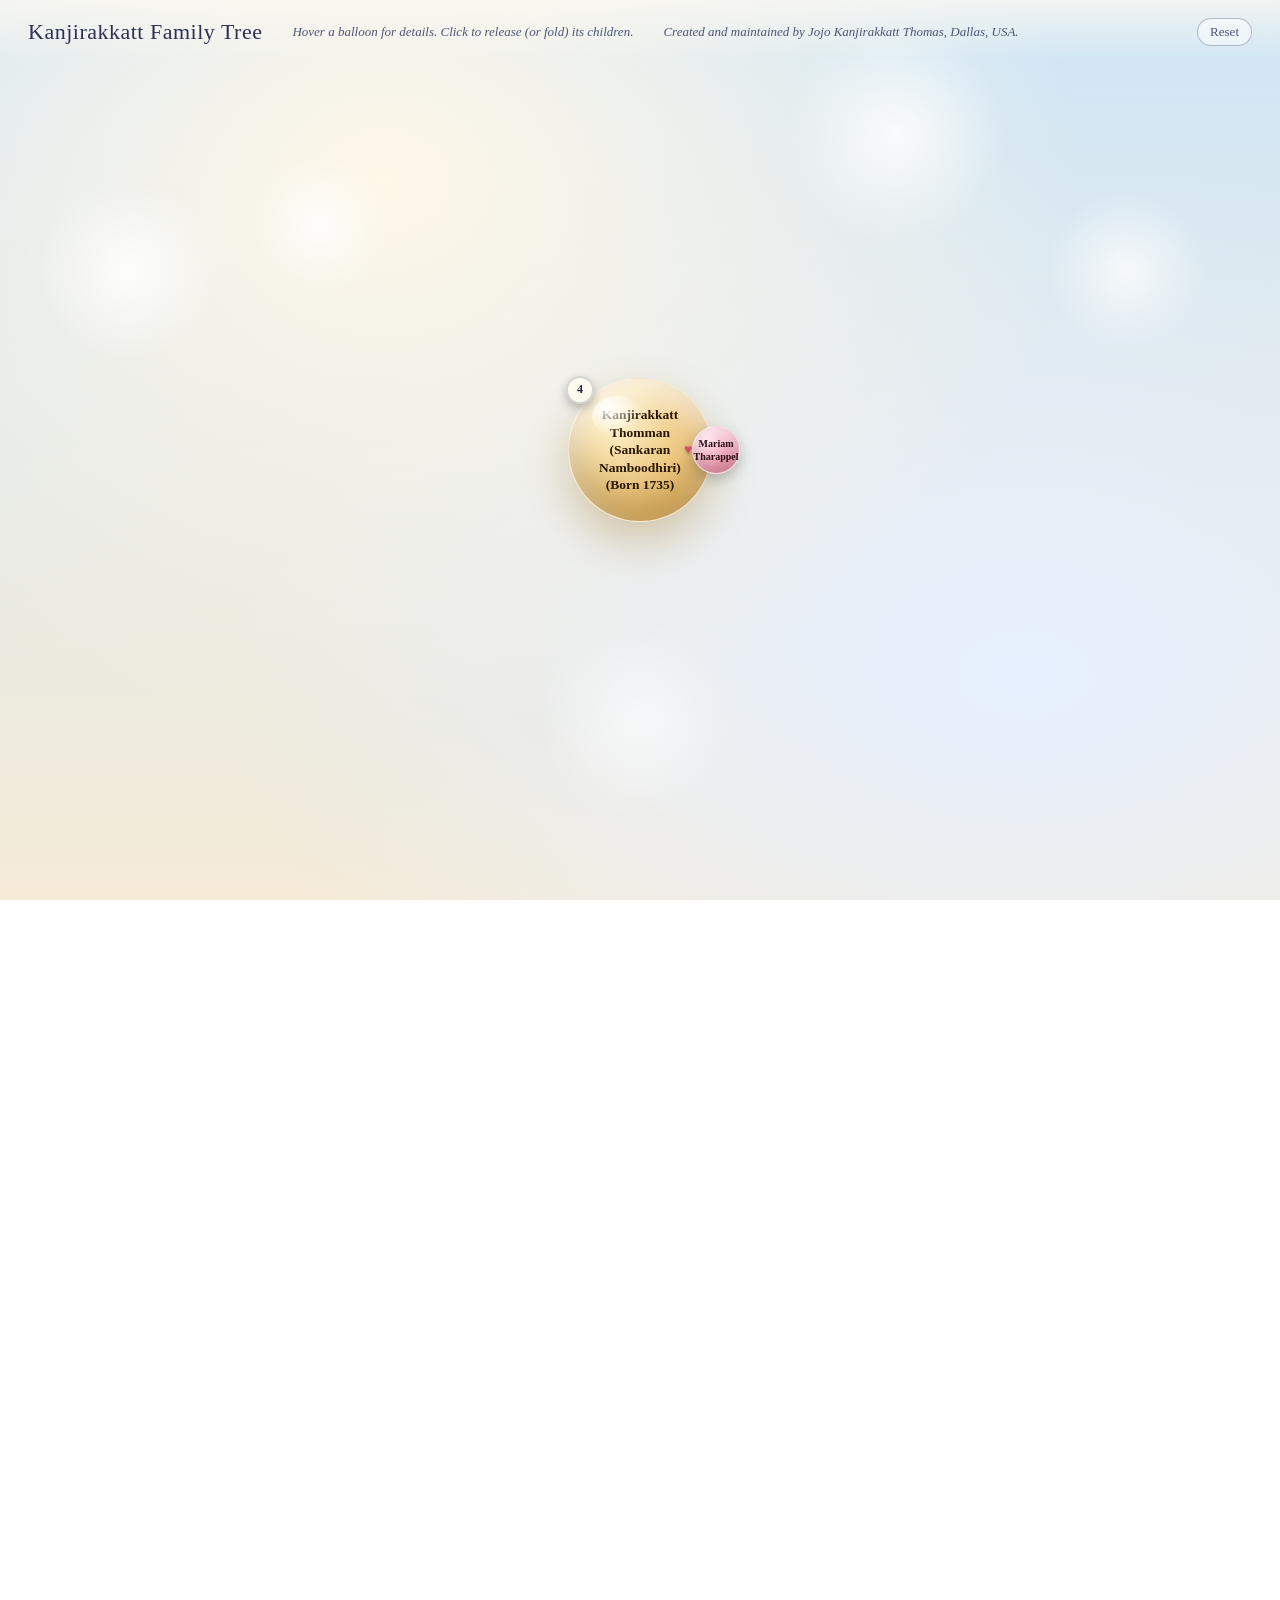
<file: index.html>
<!doctype html>
<html lang="en">
<head>
<meta charset="utf-8" />
<title>Kanjirakkatt Family Tree</title>
<meta name="viewport" content="width=device-width, initial-scale=1" />
<link rel="stylesheet" href="style.css" />
</head>
<body>
  <div class="sky">
    <div class="clouds"></div>
  </div>

  <header class="topbar">
    <h1>Kanjirakkatt Family Tree</h1>
    <div class="hint">Hover a balloon for details. Click to release (or fold) its children.</div>
    <div class="hint">Created and maintained by Jojo Kanjirakkatt Thomas, Dallas, USA.</div>
    <button class="reset" id="reset">Reset</button>
  </header>

  <main class="stage" id="stage">
    <div class="viewport" id="viewport">
      <svg class="strings" id="strings" xmlns="http://www.w3.org/2000/svg"></svg>
      <div class="world" id="world"></div>
    </div>
  </main>

  <aside class="detail" id="detail" hidden>
    <button class="close" id="detailClose" aria-label="Close">&times;</button>
    <h2 id="detailName"></h2>
    <dl class="detail-meta" id="detailMeta"></dl>
    <p id="detailInfo"></p>
  </aside>

  <script src="data.js"></script>
  <script src="app.js"></script>
</body>
</html>
</file>
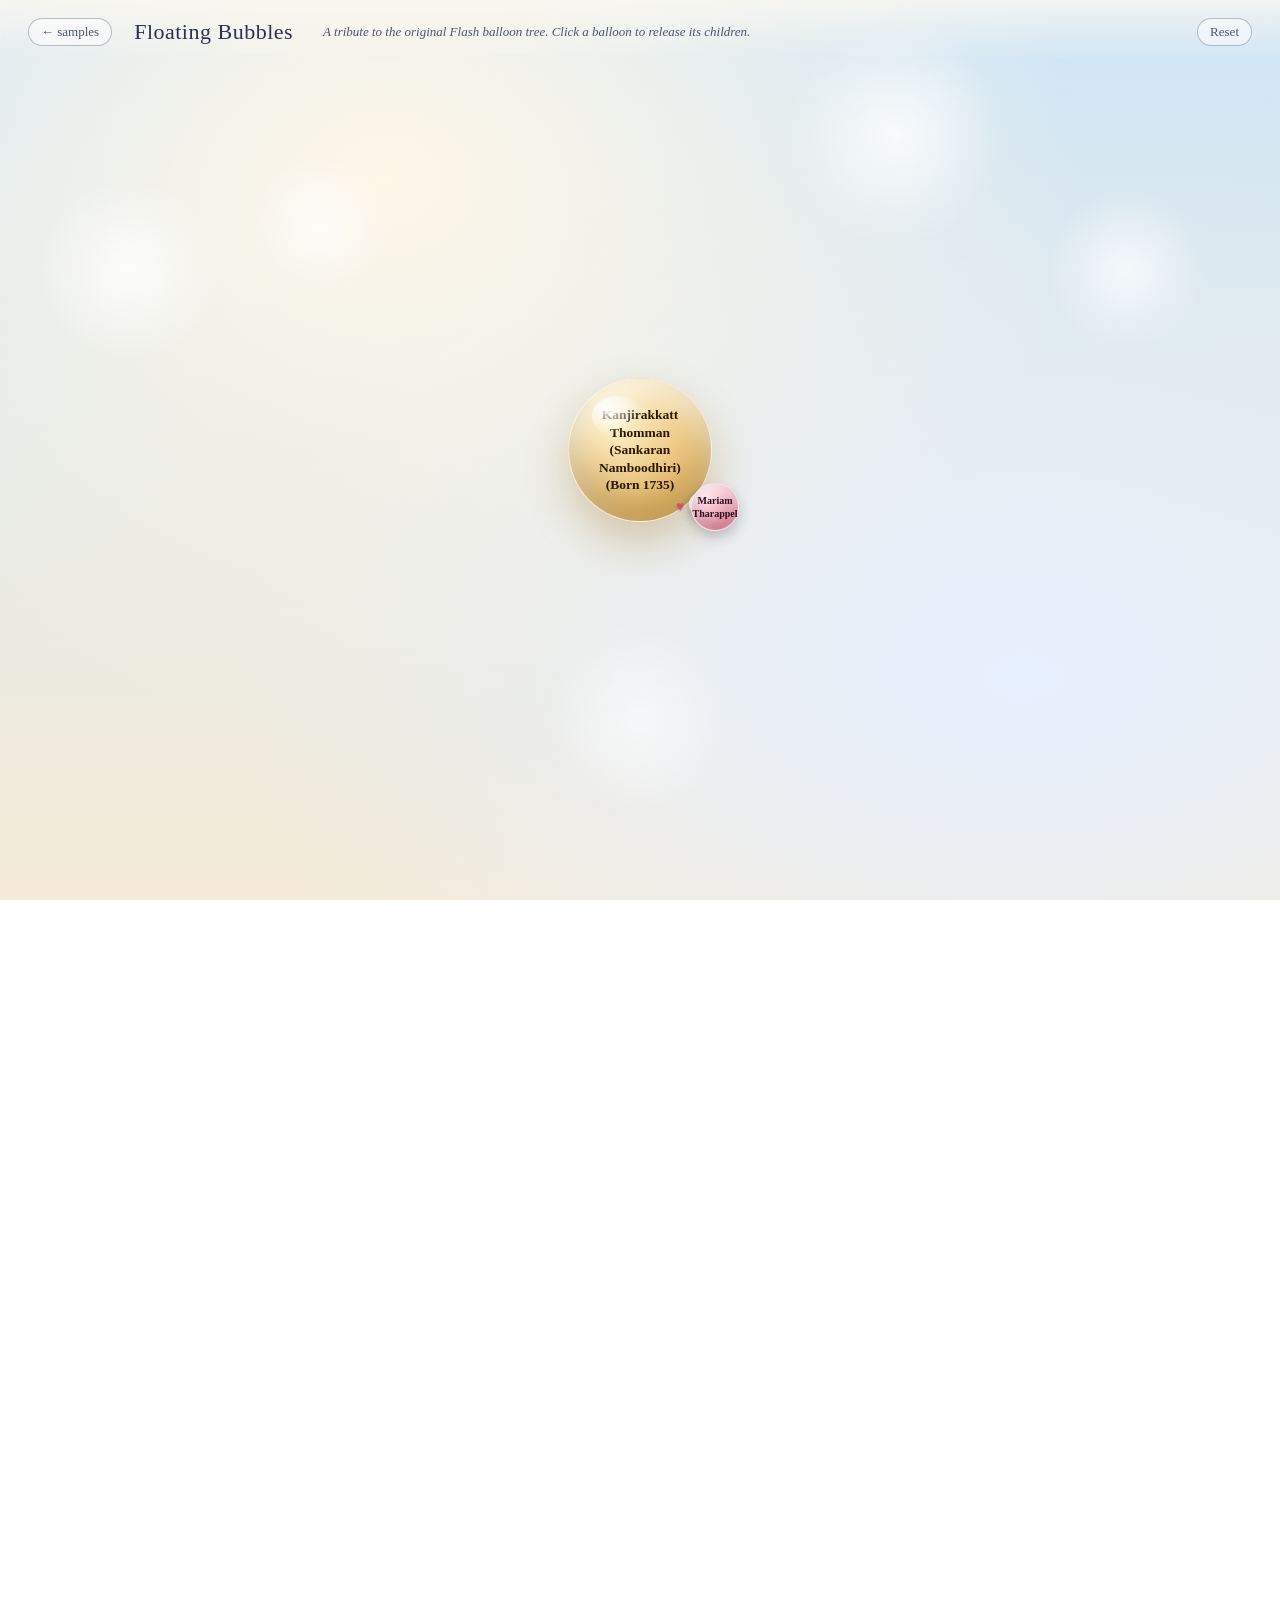
<file: bubbles/index.html>
<!doctype html>
<html lang="en">
<head>
<meta charset="utf-8" />
<title>Kanjirakkatt Family — Floating Bubbles</title>
<meta name="viewport" content="width=device-width, initial-scale=1" />
<link rel="stylesheet" href="style.css" />
</head>
<body>
  <div class="sky">
    <div class="clouds"></div>
  </div>

  <header class="topbar">
    <a class="back" href="../index.html">&larr; samples</a>
    <h1>Floating Bubbles</h1>
    <div class="hint">A tribute to the original Flash balloon tree. Click a balloon to release its children.</div>
    <button class="reset" id="reset">Reset</button>
  </header>

  <main class="stage" id="stage">
    <div class="viewport" id="viewport">
      <svg class="strings" id="strings" xmlns="http://www.w3.org/2000/svg"></svg>
      <div class="world" id="world"></div>
    </div>
  </main>

  <aside class="detail" id="detail" hidden>
    <button class="close" id="detailClose" aria-label="Close">&times;</button>
    <h2 id="detailName"></h2>
    <p id="detailInfo"></p>
  </aside>

  <script src="../data.js"></script>
  <script src="app.js"></script>
</body>
</html>
</file>
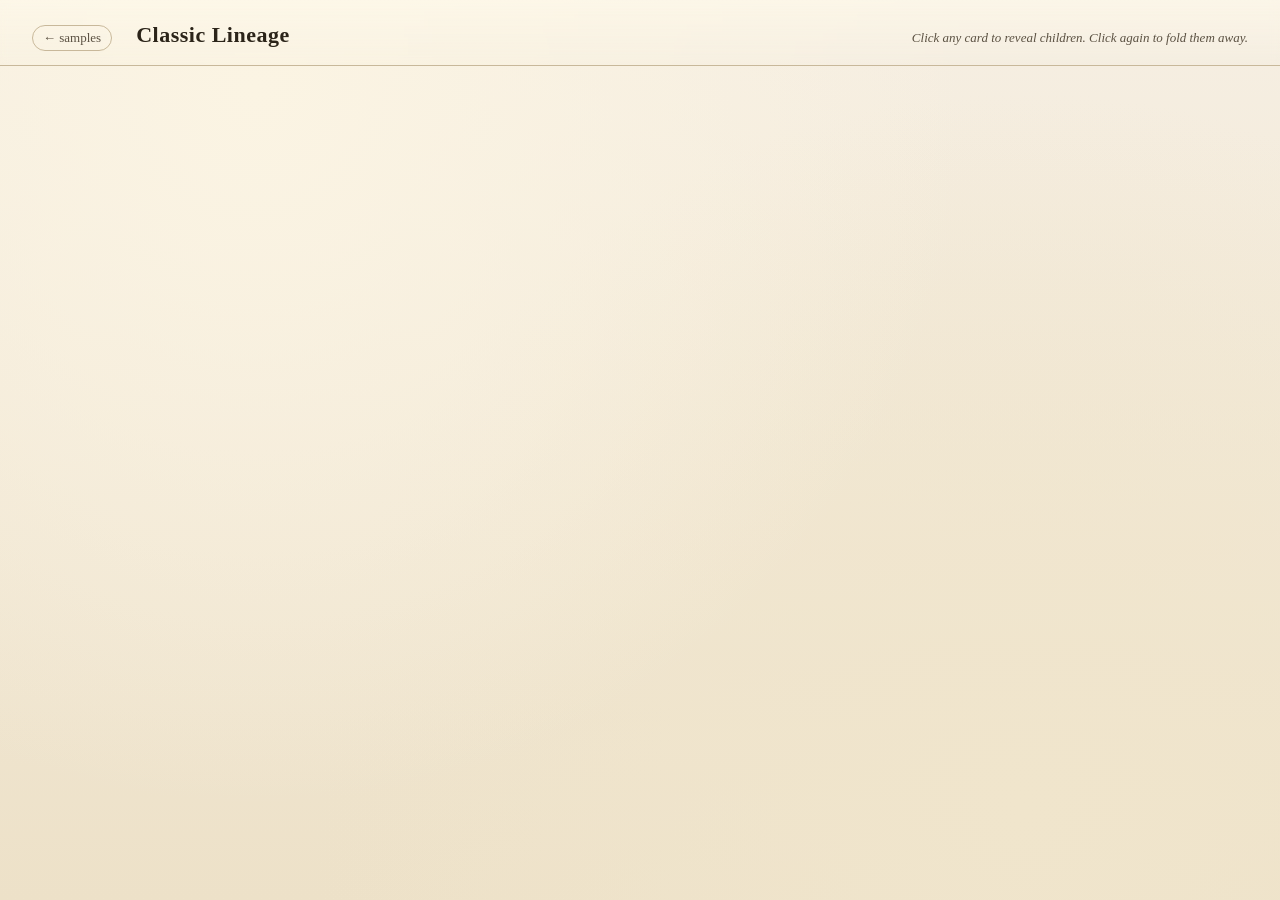
<file: classic/index.html>
<!doctype html>
<html lang="en">
<head>
<meta charset="utf-8" />
<title>Kanjirakkatt Family — Classic Lineage</title>
<meta name="viewport" content="width=device-width, initial-scale=1" />
<link rel="stylesheet" href="style.css" />
</head>
<body>
  <header class="topbar">
    <a class="back" href="../index.html">&larr; samples</a>
    <h1>Classic Lineage</h1>
    <div class="hint">Click any card to reveal children. Click again to fold them away.</div>
  </header>

  <main class="stage">
    <div class="canvas" id="canvas"></div>
  </main>

  <aside class="detail" id="detail" hidden>
    <button class="close" id="detailClose" aria-label="Close">&times;</button>
    <h2 id="detailName"></h2>
    <p id="detailInfo"></p>
  </aside>

  <script src="../data.js"></script>
  <script src="app.js"></script>
</body>
</html>
</file>
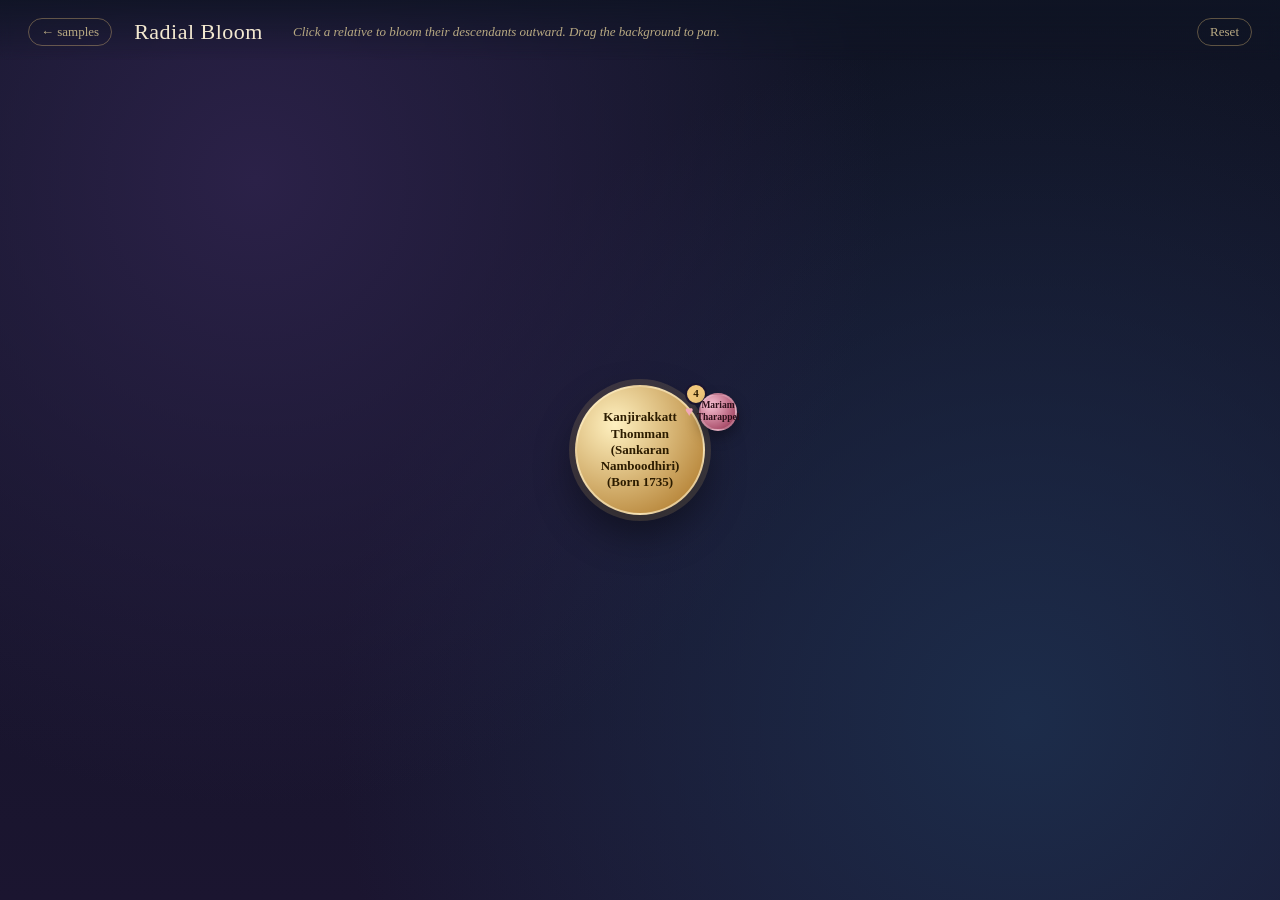
<file: radial/index.html>
<!doctype html>
<html lang="en">
<head>
<meta charset="utf-8" />
<title>Kanjirakkatt Family — Radial Bloom</title>
<meta name="viewport" content="width=device-width, initial-scale=1" />
<link rel="stylesheet" href="style.css" />
</head>
<body>
  <header class="topbar">
    <a class="back" href="../index.html">&larr; samples</a>
    <h1>Radial Bloom</h1>
    <div class="hint">Click a relative to bloom their descendants outward. Drag the background to pan.</div>
    <button class="reset" id="reset">Reset</button>
  </header>

  <main class="stage" id="stage">
    <div class="viewport" id="viewport">
      <svg class="links" id="links" xmlns="http://www.w3.org/2000/svg"></svg>
      <div class="world" id="world"></div>
    </div>
  </main>

  <aside class="detail" id="detail" hidden>
    <button class="close" id="detailClose" aria-label="Close">&times;</button>
    <h2 id="detailName"></h2>
    <p id="detailInfo"></p>
  </aside>

  <script src="../data.js"></script>
  <script src="app.js"></script>
</body>
</html>
</file>
<file: style.css>
:root {
  --ink: #1f2540;
  --ink-soft: #4d5478;
  --string: rgba(35, 50, 90, 0.45);
  --ease-soft: cubic-bezier(0.22, 1, 0.36, 1);
  --ease-pop: cubic-bezier(0.34, 1.56, 0.64, 1);
}

* { box-sizing: border-box; }
html, body { margin: 0; padding: 0; height: 100%; overflow: hidden; }
body {
  font-family: "Georgia", "Cambria", serif;
  color: var(--ink);
}

/* --- Sky background ---------------------------------------------------- */

.sky {
  position: fixed;
  inset: 0;
  z-index: -2;
  background:
    radial-gradient(ellipse at 30% 20%, #fff7e8 0%, transparent 55%),
    radial-gradient(ellipse at 80% 75%, #e7f0ff 0%, transparent 55%),
    linear-gradient(180deg, #cfe6f7 0%, #f5ebd7 100%);
}
.clouds {
  position: absolute;
  inset: 0;
  background:
    radial-gradient(circle at 10% 30%, rgba(255, 255, 255, 0.85) 0px, rgba(255, 255, 255, 0) 90px),
    radial-gradient(circle at 25% 25%, rgba(255, 255, 255, 0.75) 0px, rgba(255, 255, 255, 0) 70px),
    radial-gradient(circle at 70% 15%, rgba(255, 255, 255, 0.8) 0px, rgba(255, 255, 255, 0) 110px),
    radial-gradient(circle at 88% 30%, rgba(255, 255, 255, 0.7) 0px, rgba(255, 255, 255, 0) 80px),
    radial-gradient(circle at 50% 80%, rgba(255, 255, 255, 0.6) 0px, rgba(255, 255, 255, 0) 100px);
  animation: drift 60s linear infinite;
}
@keyframes drift {
  from { transform: translateX(0); }
  to   { transform: translateX(-40px); }
}

/* --- Topbar ------------------------------------------------------------ */

.topbar {
  padding: 18px 28px 14px;
  display: flex;
  align-items: center;
  gap: 22px;
  position: fixed;
  inset: 0 0 auto 0;
  z-index: 10;
  background: linear-gradient(180deg, rgba(255, 250, 240, 0.7), transparent);
  backdrop-filter: blur(6px);
}
.topbar h1 {
  margin: 0;
  font-size: 22px;
  font-weight: 500;
  letter-spacing: 0.5px;
  color: #2c3055;
}
.topbar .hint {
  font-size: 13px;
  color: var(--ink-soft);
  font-style: italic;
  margin-left: 8px;
}
.topbar .back, .topbar .reset {
  color: var(--ink-soft);
  text-decoration: none;
  font-size: 13px;
  padding: 5px 12px;
  border: 1px solid rgba(35, 50, 90, 0.3);
  border-radius: 999px;
  background: rgba(255, 255, 255, 0.5);
  cursor: pointer;
  font-family: inherit;
  transition: background 240ms;
}
.topbar .reset { margin-left: auto; }
.topbar .back:hover, .topbar .reset:hover { background: rgba(255, 255, 255, 0.85); }

/* --- Stage ------------------------------------------------------------- */

.stage {
  position: absolute;
  inset: 0;
  cursor: grab;
}
.stage.dragging { cursor: grabbing; }

.viewport {
  position: absolute;
  left: 50%;
  top: 50%;
  width: 0;
  height: 0;
  transition: transform 720ms var(--ease-soft);
  will-change: transform;
}
.world {
  position: absolute;
  left: 0;
  top: 0;
  width: 0;
  height: 0;
}
.strings {
  position: absolute;
  left: -4000px;
  top: -4000px;
  width: 8000px;
  height: 8000px;
  pointer-events: none;
  overflow: visible;
}
.string {
  fill: none;
  stroke: var(--string);
  stroke-width: 1.2;
  stroke-linecap: round;
  stroke-dasharray: 600;
  stroke-dashoffset: 600;
  transition: stroke-dashoffset 900ms var(--ease-soft);
}
.string.drawn { stroke-dashoffset: 0; }

/* --- Bubble nodes ------------------------------------------------------ */

.node {
  position: absolute;
  left: 0;
  top: 0;
  transform: translate(-50%, -50%);
  opacity: 0;
  transition:
    left 760ms var(--ease-soft),
    top 760ms var(--ease-soft),
    opacity 600ms var(--ease-soft);
  will-change: transform, left, top, opacity;
}
.node.visible { opacity: 1; }

.float {
  /* Per-node randomized bobbing layer driven by --bob-x/--bob-y/--bob-dur. */
  animation: bob var(--bob-dur, 5s) ease-in-out infinite alternate;
  will-change: transform;
}
@keyframes bob {
  from { transform: translate(var(--bob-x, -4px), var(--bob-y, -3px)); }
  to   { transform: translate(calc(var(--bob-x, -4px) * -1), calc(var(--bob-y, -3px) * -1)); }
}

.pop {
  /* Click-pop layer: bubble grows from 0. Decoupled from .float bobbing. */
  transform: scale(0);
  transition: transform 720ms var(--ease-pop);
}
.node.visible .pop { transform: scale(1); }

.bubble {
  width: 108px;
  height: 108px;
  border-radius: 50%;
  display: flex;
  align-items: center;
  justify-content: center;
  text-align: center;
  font-size: 12px;
  line-height: 1.3;
  padding: 10px;
  cursor: pointer;
  white-space: pre-line;
  user-select: none;
  position: relative;
  border: 1px solid rgba(255, 255, 255, 0.65);
  box-shadow:
    inset 0 -18px 28px rgba(0, 0, 0, 0.12),
    inset 0 14px 26px rgba(255, 255, 255, 0.6),
    0 14px 28px rgba(45, 60, 110, 0.22);
  transition:
    box-shadow 300ms var(--ease-soft),
    filter 300ms var(--ease-soft);
}
.bubble::before {
  /* Glassy highlight. */
  content: "";
  position: absolute;
  left: 16%;
  top: 12%;
  width: 36%;
  height: 28%;
  border-radius: 50%;
  background: radial-gradient(ellipse at 30% 30%, rgba(255, 255, 255, 0.95), rgba(255, 255, 255, 0) 70%);
  pointer-events: none;
}
.bubble:hover {
  filter: brightness(1.06);
  box-shadow:
    inset 0 -18px 28px rgba(0, 0, 0, 0.12),
    inset 0 14px 26px rgba(255, 255, 255, 0.65),
    0 18px 36px rgba(45, 60, 110, 0.32);
}

.bubble.male {
  background: radial-gradient(circle at 32% 28%, #d9eeff, #6a9ecf 75%, #3b6792 100%);
  color: #0d2236;
}
.bubble.female {
  background: radial-gradient(circle at 32% 28%, #ffe1ec, #e6889e 75%, #a8455f 100%);
  color: #2c0d18;
}
.bubble.root {
  width: 144px;
  height: 144px;
  font-size: 13.5px;
  font-weight: 600;
  background: radial-gradient(circle at 32% 28%, #fff4cf, #e3b15a 75%, #9a6c1c 100%);
  color: #2a1700;
  box-shadow:
    inset 0 -22px 32px rgba(0, 0, 0, 0.14),
    inset 0 16px 30px rgba(255, 255, 255, 0.7),
    0 20px 44px rgba(154, 108, 28, 0.32);
}

.bubble.open {
  box-shadow:
    inset 0 -18px 28px rgba(0, 0, 0, 0.12),
    inset 0 14px 26px rgba(255, 255, 255, 0.7),
    0 0 0 5px rgba(255, 255, 255, 0.55),
    0 18px 38px rgba(45, 60, 110, 0.32);
}

/* Selected (currently hovered / detailed) bubble — glowing golden ring. */
.bubble.selected {
  box-shadow:
    inset 0 -18px 28px rgba(0, 0, 0, 0.12),
    inset 0 14px 26px rgba(255, 255, 255, 0.65),
    0 0 0 4px rgba(255, 245, 200, 0.85),
    0 0 22px 6px rgba(243, 197, 102, 0.65),
    0 18px 38px rgba(45, 60, 110, 0.32);
  animation: selected-pulse 2.4s ease-in-out infinite;
}
.bubble.selected.open {
  /* Combine the open + selected look. */
  box-shadow:
    inset 0 -18px 28px rgba(0, 0, 0, 0.12),
    inset 0 14px 26px rgba(255, 255, 255, 0.7),
    0 0 0 5px rgba(255, 245, 200, 0.85),
    0 0 26px 8px rgba(243, 197, 102, 0.7),
    0 18px 40px rgba(45, 60, 110, 0.35);
}
@keyframes selected-pulse {
  0%, 100% { filter: brightness(1.0); }
  50%      { filter: brightness(1.08); }
}

.bubble .count {
  /* Anchored at bubble center; transform translates to the chosen corner.
     Using transform (instead of right/top) lets us animate between corners. */
  position: absolute;
  left: 50%;
  top: 50%;
  width: 24px;
  height: 24px;
  margin-left: -12px;
  margin-top: -12px;
  border-radius: 50%;
  background: #fffaf0;
  color: #1f2540;
  font-size: 11px;
  font-weight: 700;
  display: flex;
  align-items: center;
  justify-content: center;
  border: 2px solid rgba(35, 50, 90, 0.18);
  box-shadow: 0 4px 10px rgba(0, 0, 0, 0.25);
  z-index: 3;
  pointer-events: none;
  /* Default: top-right. */
  transform: translate(46px, -46px);
  transition: transform 540ms cubic-bezier(0.22, 1, 0.36, 1);
}
.bubble.badge-tr .count { transform: translate( 46px, -46px); }
.bubble.badge-tl .count { transform: translate(-46px, -46px); }
.bubble.badge-bl .count { transform: translate(-46px,  46px); }
.bubble.badge-br .count { transform: translate( 46px,  46px); }

.bubble.root .count {
  /* The root bubble is larger — bigger badge, larger corner offset. */
  width: 28px;
  height: 28px;
  margin-left: -14px;
  margin-top: -14px;
  font-size: 12px;
  transform: translate(60px, -60px);
}
.bubble.root.badge-tr .count { transform: translate( 60px, -60px); }
.bubble.root.badge-tl .count { transform: translate(-60px, -60px); }
.bubble.root.badge-bl .count { transform: translate(-60px,  60px); }
.bubble.root.badge-br .count { transform: translate( 60px,  60px); }

.spouse {
  /* Anchored at the bubble center; transform translates it out to whichever
     side has more clearance from neighbors. */
  position: absolute;
  left: 50%;
  top: 50%;
  width: 48px;
  height: 48px;
  margin-left: -24px;
  margin-top: -24px;
  border-radius: 50%;
  font-size: 10px;
  padding: 4px;
  display: flex;
  align-items: center;
  justify-content: center;
  text-align: center;
  border: 1px solid rgba(255, 255, 255, 0.65);
  cursor: pointer;
  white-space: pre-line;
  box-shadow:
    inset 0 -8px 14px rgba(0, 0, 0, 0.12),
    inset 0 8px 14px rgba(255, 255, 255, 0.6),
    0 6px 14px rgba(0, 0, 0, 0.22);
  /* Default side: right of a 108px bubble (radius 54 + 4px overhang). */
  transform: translateX(58px);
  transition: transform 540ms cubic-bezier(0.22, 1, 0.36, 1);
}
.bubble.spouse-left .spouse  { transform: translateX(-58px); }
.bubble.spouse-right .spouse { transform: translateX( 58px); }

/* Root bubble is larger (144px → radius 72), spouse offset grows accordingly. */
.bubble.root .spouse                { transform: translateX( 76px); }
.bubble.root.spouse-left  .spouse   { transform: translateX(-76px); }
.bubble.root.spouse-right .spouse   { transform: translateX( 76px); }

.spouse.male   { background: radial-gradient(circle at 30% 30%, #d9eeff, #6a9ecf 75%); color: #0d2236; }
.spouse.female { background: radial-gradient(circle at 30% 30%, #ffe1ec, #e6889e 75%); color: #2c0d18; }

.spouse::before {
  /* Heart sits on the inner side of the spouse (toward the main bubble). */
  content: "♥";
  position: absolute;
  left: 50%;
  top: 50%;
  color: #d34f6c;
  font-size: 14px;
  filter: drop-shadow(0 1px 1px rgba(0, 0, 0, 0.2));
  /* Default (spouse on the right): heart at spouse's left edge. */
  transform: translate(-32px, -50%);
  transition: transform 540ms cubic-bezier(0.22, 1, 0.36, 1);
}
.bubble.spouse-left .spouse::before  { transform: translate( 26px, -50%); }
.bubble.spouse-right .spouse::before { transform: translate(-32px, -50%); }

/* --- Detail panel ----------------------------------------------------- */

.detail {
  position: fixed;
  right: 24px;
  bottom: 24px;
  max-width: 360px;
  background: rgba(255, 252, 244, 0.96);
  border: 1px solid rgba(35, 50, 90, 0.25);
  border-radius: 14px;
  padding: 18px 22px;
  z-index: 20;
  color: var(--ink);
  box-shadow: 0 16px 36px rgba(45, 60, 110, 0.25);
  animation: slideIn 420ms var(--ease-soft);
}
@keyframes slideIn {
  from { opacity: 0; transform: translateY(20px); }
  to   { opacity: 1; transform: translateY(0); }
}
.detail h2 { margin: 0 0 10px; font-size: 17px; white-space: pre-line; color: #2c3055; }
.detail p  { margin: 0; font-size: 13.5px; color: var(--ink-soft); line-height: 1.5; white-space: pre-line; }

.detail-meta {
  margin: 0 0 12px;
  padding: 8px 0 10px;
  border-top: 1px dashed rgba(35, 50, 90, 0.2);
  border-bottom: 1px dashed rgba(35, 50, 90, 0.2);
  display: grid;
  grid-template-columns: max-content 1fr;
  gap: 4px 12px;
  font-size: 12.5px;
}
.detail-meta:empty {
  display: none;
}
.detail-meta dt {
  color: #8a7752;
  text-transform: uppercase;
  letter-spacing: 1px;
  font-size: 10.5px;
  align-self: center;
}
.detail-meta dd {
  margin: 0;
  color: var(--ink);
  white-space: pre-line;
}
.detail .close {
  position: absolute;
  top: 6px;
  right: 10px;
  background: none;
  border: 0;
  font-size: 22px;
  cursor: pointer;
  color: var(--ink-soft);
}
</file>
<file: bubbles/style.css>
:root {
  --ink: #1f2540;
  --ink-soft: #4d5478;
  --string: rgba(35, 50, 90, 0.45);
  --ease-soft: cubic-bezier(0.22, 1, 0.36, 1);
  --ease-pop: cubic-bezier(0.34, 1.56, 0.64, 1);
}

* { box-sizing: border-box; }
html, body { margin: 0; padding: 0; height: 100%; overflow: hidden; }
body {
  font-family: "Georgia", "Cambria", serif;
  color: var(--ink);
}

/* --- Sky background ---------------------------------------------------- */

.sky {
  position: fixed;
  inset: 0;
  z-index: -2;
  background:
    radial-gradient(ellipse at 30% 20%, #fff7e8 0%, transparent 55%),
    radial-gradient(ellipse at 80% 75%, #e7f0ff 0%, transparent 55%),
    linear-gradient(180deg, #cfe6f7 0%, #f5ebd7 100%);
}
.clouds {
  position: absolute;
  inset: 0;
  background:
    radial-gradient(circle at 10% 30%, rgba(255, 255, 255, 0.85) 0px, rgba(255, 255, 255, 0) 90px),
    radial-gradient(circle at 25% 25%, rgba(255, 255, 255, 0.75) 0px, rgba(255, 255, 255, 0) 70px),
    radial-gradient(circle at 70% 15%, rgba(255, 255, 255, 0.8) 0px, rgba(255, 255, 255, 0) 110px),
    radial-gradient(circle at 88% 30%, rgba(255, 255, 255, 0.7) 0px, rgba(255, 255, 255, 0) 80px),
    radial-gradient(circle at 50% 80%, rgba(255, 255, 255, 0.6) 0px, rgba(255, 255, 255, 0) 100px);
  animation: drift 60s linear infinite;
}
@keyframes drift {
  from { transform: translateX(0); }
  to   { transform: translateX(-40px); }
}

/* --- Topbar ------------------------------------------------------------ */

.topbar {
  padding: 18px 28px 14px;
  display: flex;
  align-items: center;
  gap: 22px;
  position: fixed;
  inset: 0 0 auto 0;
  z-index: 10;
  background: linear-gradient(180deg, rgba(255, 250, 240, 0.7), transparent);
  backdrop-filter: blur(6px);
}
.topbar h1 {
  margin: 0;
  font-size: 22px;
  font-weight: 500;
  letter-spacing: 0.5px;
  color: #2c3055;
}
.topbar .hint {
  font-size: 13px;
  color: var(--ink-soft);
  font-style: italic;
  margin-left: 8px;
}
.topbar .back, .topbar .reset {
  color: var(--ink-soft);
  text-decoration: none;
  font-size: 13px;
  padding: 5px 12px;
  border: 1px solid rgba(35, 50, 90, 0.3);
  border-radius: 999px;
  background: rgba(255, 255, 255, 0.5);
  cursor: pointer;
  font-family: inherit;
  transition: background 240ms;
}
.topbar .reset { margin-left: auto; }
.topbar .back:hover, .topbar .reset:hover { background: rgba(255, 255, 255, 0.85); }

/* --- Stage ------------------------------------------------------------- */

.stage {
  position: absolute;
  inset: 0;
  cursor: grab;
}
.stage.dragging { cursor: grabbing; }

.viewport {
  position: absolute;
  left: 50%;
  top: 50%;
  width: 0;
  height: 0;
  transition: transform 720ms var(--ease-soft);
  will-change: transform;
}
.world {
  position: absolute;
  left: 0;
  top: 0;
  width: 0;
  height: 0;
}
.strings {
  position: absolute;
  left: -4000px;
  top: -4000px;
  width: 8000px;
  height: 8000px;
  pointer-events: none;
  overflow: visible;
}
.string {
  fill: none;
  stroke: var(--string);
  stroke-width: 1.2;
  stroke-linecap: round;
  stroke-dasharray: 600;
  stroke-dashoffset: 600;
  transition: stroke-dashoffset 900ms var(--ease-soft);
}
.string.drawn { stroke-dashoffset: 0; }

/* --- Bubble nodes ------------------------------------------------------ */

.node {
  position: absolute;
  left: 0;
  top: 0;
  transform: translate(-50%, -50%);
  opacity: 0;
  transition:
    left 760ms var(--ease-soft),
    top 760ms var(--ease-soft),
    opacity 600ms var(--ease-soft);
  will-change: transform, left, top, opacity;
}
.node.visible { opacity: 1; }

.float {
  /* Per-node randomized bobbing layer driven by --bob-x/--bob-y/--bob-dur. */
  animation: bob var(--bob-dur, 5s) ease-in-out infinite alternate;
  will-change: transform;
}
@keyframes bob {
  from { transform: translate(var(--bob-x, -4px), var(--bob-y, -3px)); }
  to   { transform: translate(calc(var(--bob-x, -4px) * -1), calc(var(--bob-y, -3px) * -1)); }
}

.pop {
  /* Click-pop layer: bubble grows from 0. Decoupled from .float bobbing. */
  transform: scale(0);
  transition: transform 720ms var(--ease-pop);
}
.node.visible .pop { transform: scale(1); }

.bubble {
  width: 108px;
  height: 108px;
  border-radius: 50%;
  display: flex;
  align-items: center;
  justify-content: center;
  text-align: center;
  font-size: 12px;
  line-height: 1.3;
  padding: 10px;
  cursor: pointer;
  white-space: pre-line;
  user-select: none;
  position: relative;
  border: 1px solid rgba(255, 255, 255, 0.65);
  box-shadow:
    inset 0 -18px 28px rgba(0, 0, 0, 0.12),
    inset 0 14px 26px rgba(255, 255, 255, 0.6),
    0 14px 28px rgba(45, 60, 110, 0.22);
  transition:
    box-shadow 300ms var(--ease-soft),
    filter 300ms var(--ease-soft);
}
.bubble::before {
  /* Glassy highlight. */
  content: "";
  position: absolute;
  left: 16%;
  top: 12%;
  width: 36%;
  height: 28%;
  border-radius: 50%;
  background: radial-gradient(ellipse at 30% 30%, rgba(255, 255, 255, 0.95), rgba(255, 255, 255, 0) 70%);
  pointer-events: none;
}
.bubble:hover {
  filter: brightness(1.06);
  box-shadow:
    inset 0 -18px 28px rgba(0, 0, 0, 0.12),
    inset 0 14px 26px rgba(255, 255, 255, 0.65),
    0 18px 36px rgba(45, 60, 110, 0.32);
}

.bubble.male {
  background: radial-gradient(circle at 32% 28%, #d9eeff, #6a9ecf 75%, #3b6792 100%);
  color: #0d2236;
}
.bubble.female {
  background: radial-gradient(circle at 32% 28%, #ffe1ec, #e6889e 75%, #a8455f 100%);
  color: #2c0d18;
}
.bubble.root {
  width: 144px;
  height: 144px;
  font-size: 13.5px;
  font-weight: 600;
  background: radial-gradient(circle at 32% 28%, #fff4cf, #e3b15a 75%, #9a6c1c 100%);
  color: #2a1700;
  box-shadow:
    inset 0 -22px 32px rgba(0, 0, 0, 0.14),
    inset 0 16px 30px rgba(255, 255, 255, 0.7),
    0 20px 44px rgba(154, 108, 28, 0.32);
}

.bubble.open {
  box-shadow:
    inset 0 -18px 28px rgba(0, 0, 0, 0.12),
    inset 0 14px 26px rgba(255, 255, 255, 0.7),
    0 0 0 5px rgba(255, 255, 255, 0.55),
    0 18px 38px rgba(45, 60, 110, 0.32);
}

.bubble .count {
  position: absolute;
  right: 0;
  bottom: 6px;
  width: 22px;
  height: 22px;
  border-radius: 50%;
  background: rgba(255, 255, 255, 0.9);
  color: #1f2540;
  font-size: 11px;
  font-weight: 600;
  display: flex;
  align-items: center;
  justify-content: center;
  box-shadow: 0 4px 10px rgba(0, 0, 0, 0.2);
}

.spouse {
  position: absolute;
  bottom: -10px;
  right: -28px;
  width: 48px;
  height: 48px;
  border-radius: 50%;
  font-size: 10px;
  padding: 4px;
  display: flex;
  align-items: center;
  justify-content: center;
  text-align: center;
  border: 1px solid rgba(255, 255, 255, 0.65);
  cursor: pointer;
  white-space: pre-line;
  box-shadow:
    inset 0 -8px 14px rgba(0, 0, 0, 0.12),
    inset 0 8px 14px rgba(255, 255, 255, 0.6),
    0 6px 14px rgba(0, 0, 0, 0.22);
}
.spouse.male   { background: radial-gradient(circle at 30% 30%, #d9eeff, #6a9ecf 75%); color: #0d2236; }
.spouse.female { background: radial-gradient(circle at 30% 30%, #ffe1ec, #e6889e 75%); color: #2c0d18; }
.spouse::before {
  content: "♥";
  position: absolute;
  left: -16px;
  top: 50%;
  transform: translateY(-50%);
  color: #d34f6c;
  font-size: 14px;
  filter: drop-shadow(0 1px 1px rgba(0, 0, 0, 0.2));
}

/* --- Detail panel ----------------------------------------------------- */

.detail {
  position: fixed;
  right: 24px;
  bottom: 24px;
  max-width: 360px;
  background: rgba(255, 252, 244, 0.96);
  border: 1px solid rgba(35, 50, 90, 0.25);
  border-radius: 14px;
  padding: 18px 22px;
  z-index: 20;
  color: var(--ink);
  box-shadow: 0 16px 36px rgba(45, 60, 110, 0.25);
  animation: slideIn 420ms var(--ease-soft);
}
@keyframes slideIn {
  from { opacity: 0; transform: translateY(20px); }
  to   { opacity: 1; transform: translateY(0); }
}
.detail h2 { margin: 0 0 8px; font-size: 17px; white-space: pre-line; color: #2c3055; }
.detail p  { margin: 0; font-size: 13.5px; color: var(--ink-soft); line-height: 1.5; white-space: pre-line; }
.detail .close {
  position: absolute;
  top: 6px;
  right: 10px;
  background: none;
  border: 0;
  font-size: 22px;
  cursor: pointer;
  color: var(--ink-soft);
}
</file>
<file: classic/style.css>
:root {
  --bg-1: #f6efe3;
  --bg-2: #ede1c8;
  --ink: #2b2419;
  --ink-soft: #5b5142;
  --rule: #c8b89a;
  --male: #4a6b7a;
  --male-ink: #fff;
  --female: #b56576;
  --female-ink: #fff;
  --root: #6b4e7d;
  --root-ink: #fff;
  --card-shadow: 0 6px 14px rgba(60, 40, 10, 0.18);
  --ease: cubic-bezier(0.22, 1, 0.36, 1);
}

* { box-sizing: border-box; }
html, body { margin: 0; padding: 0; }
body {
  font-family: "Georgia", "Cambria", "Times New Roman", serif;
  color: var(--ink);
  background:
    radial-gradient(circle at 20% 10%, #fbf4e3 0%, transparent 55%),
    radial-gradient(circle at 80% 90%, #f0e5cc 0%, transparent 55%),
    linear-gradient(180deg, var(--bg-1), var(--bg-2));
  min-height: 100vh;
}

.topbar {
  padding: 22px 32px 14px;
  display: flex;
  align-items: baseline;
  gap: 24px;
  border-bottom: 1px solid var(--rule);
  background: linear-gradient(180deg, rgba(255, 250, 235, 0.6), transparent);
  position: sticky;
  top: 0;
  z-index: 5;
  backdrop-filter: blur(4px);
}
.topbar h1 {
  margin: 0;
  font-size: 22px;
  font-weight: 600;
  letter-spacing: 0.5px;
}
.topbar .hint {
  margin-left: auto;
  font-size: 13px;
  color: var(--ink-soft);
  font-style: italic;
}
.topbar .back {
  color: var(--ink-soft);
  text-decoration: none;
  font-size: 13px;
  padding: 4px 10px;
  border: 1px solid var(--rule);
  border-radius: 999px;
  transition: background 200ms;
}
.topbar .back:hover { background: rgba(255, 255, 255, 0.5); }

.stage {
  padding: 50px 24px 120px;
  overflow-x: auto;
}
.canvas {
  display: inline-block;
  min-width: 100%;
}

/* --- Tree layout --------------------------------------------------------- */

.node {
  display: flex;
  flex-direction: column;
  align-items: center;
  position: relative;
  padding-top: 0;
}

.pair {
  display: flex;
  align-items: stretch;
  gap: 0;
  position: relative;
  z-index: 2;
}

.card {
  background: #fffaf0;
  border: 1px solid var(--rule);
  border-radius: 14px;
  padding: 12px 18px;
  min-width: 150px;
  max-width: 220px;
  text-align: center;
  font-size: 14px;
  line-height: 1.35;
  color: var(--ink);
  cursor: pointer;
  box-shadow: var(--card-shadow);
  transition:
    transform 260ms var(--ease),
    box-shadow 260ms var(--ease),
    border-color 260ms var(--ease);
  white-space: pre-line;
  user-select: none;
  position: relative;
}
.card:hover {
  transform: translateY(-2px);
  box-shadow: 0 10px 22px rgba(60, 40, 10, 0.22);
}
.card .badge {
  position: absolute;
  top: 6px;
  right: 8px;
  font-size: 10px;
  color: var(--ink-soft);
  opacity: 0.7;
}
.card.male   { border-top: 4px solid var(--male); }
.card.female { border-top: 4px solid var(--female); }
.card.root   {
  border-top: 4px solid var(--root);
  background: linear-gradient(180deg, #fff, #f4ecdd);
  font-weight: 600;
}
.card.has-children::after {
  content: "+";
  position: absolute;
  bottom: -10px;
  left: 50%;
  transform: translateX(-50%);
  width: 20px;
  height: 20px;
  background: var(--ink);
  color: #fff;
  border-radius: 50%;
  font-size: 14px;
  line-height: 20px;
  font-family: sans-serif;
  transition: transform 280ms var(--ease), background 260ms;
}
.card.has-children.open::after { content: "−"; transform: translateX(-50%) rotate(180deg); }

.spouse-link {
  display: flex;
  align-items: center;
  padding: 0 8px;
  color: var(--ink-soft);
  font-size: 14px;
}
.spouse-link::before {
  content: "♥";
  color: #b56576;
  font-size: 16px;
}

/* --- Connectors ---------------------------------------------------------- */

.children {
  display: flex;
  justify-content: center;
  align-items: flex-start;
  gap: 28px;
  padding-top: 38px;
  position: relative;
  overflow: hidden;
  transition: max-height 700ms var(--ease);
  max-height: 0;
}
.children.open { max-height: 9999px; }

/* Vertical stem from parent down to the horizontal bar */
.children::before {
  content: "";
  position: absolute;
  left: 50%;
  top: 0;
  width: 2px;
  height: 18px;
  background: var(--rule);
  transform: scaleY(0);
  transform-origin: top;
  transition: transform 360ms var(--ease) 60ms;
}
.children.open::before { transform: scaleY(1); }

/* Horizontal bar across the children */
.children::after {
  content: "";
  position: absolute;
  top: 18px;
  left: 10%;
  right: 10%;
  height: 2px;
  background: var(--rule);
  transform: scaleX(0);
  transform-origin: center;
  transition: transform 520ms var(--ease) 220ms;
}
.children.open::after { transform: scaleX(1); }
.children.single-child::after { display: none; }

/* Vertical drop from horizontal bar to each child */
.node.child > .pair {
  position: relative;
}
.node.child::before {
  content: "";
  position: absolute;
  top: -20px;
  left: 50%;
  width: 2px;
  height: 20px;
  background: var(--rule);
  transform: scaleY(0);
  transform-origin: top;
  transition: transform 360ms var(--ease);
}
.node.child.revealed::before {
  transform: scaleY(1);
  transition-delay: var(--reveal-delay, 0ms);
}

/* --- Child reveal animation --------------------------------------------- */

.node.child {
  opacity: 0;
  transform: translateY(-18px) scale(0.92);
  transition:
    opacity 520ms var(--ease),
    transform 620ms var(--ease);
}
.node.child.revealed {
  opacity: 1;
  transform: translateY(0) scale(1);
  transition-delay: var(--reveal-delay, 0ms);
}

/* --- Detail panel ------------------------------------------------------- */

.detail {
  position: fixed;
  right: 24px;
  bottom: 24px;
  max-width: 360px;
  background: #fffaf0;
  border: 1px solid var(--rule);
  border-radius: 14px;
  padding: 18px 22px;
  box-shadow: 0 16px 36px rgba(60, 40, 10, 0.25);
  z-index: 20;
  animation: slideIn 380ms var(--ease);
}
@keyframes slideIn {
  from { opacity: 0; transform: translateY(20px); }
  to   { opacity: 1; transform: translateY(0); }
}
.detail h2 { margin: 0 0 8px; font-size: 17px; white-space: pre-line; }
.detail p  { margin: 0; font-size: 13.5px; color: var(--ink-soft); line-height: 1.5; white-space: pre-line; }
.detail .close {
  position: absolute;
  top: 6px;
  right: 10px;
  background: none;
  border: 0;
  font-size: 22px;
  cursor: pointer;
  color: var(--ink-soft);
}
</file>
<file: radial/style.css>
:root {
  --bg-1: #0f1424;
  --bg-2: #1b1530;
  --ink: #f3e9d0;
  --ink-soft: #b9aa83;
  --male: #6ec3d5;
  --female: #e8a0b5;
  --root: #f1c87b;
  --line: rgba(241, 200, 123, 0.45);
  --ease: cubic-bezier(0.22, 1, 0.36, 1);
}

* { box-sizing: border-box; }
html, body { margin: 0; padding: 0; height: 100%; }
body {
  font-family: "Georgia", "Cambria", serif;
  color: var(--ink);
  background:
    radial-gradient(circle at 20% 20%, #2b2148 0%, transparent 50%),
    radial-gradient(circle at 80% 80%, #1c2c4a 0%, transparent 55%),
    linear-gradient(180deg, var(--bg-1), var(--bg-2));
  min-height: 100vh;
  overflow: hidden;
}

.topbar {
  padding: 18px 28px 14px;
  display: flex;
  align-items: center;
  gap: 22px;
  position: fixed;
  inset: 0 0 auto 0;
  z-index: 10;
  background: linear-gradient(180deg, rgba(15, 20, 36, 0.85), transparent);
  backdrop-filter: blur(6px);
}
.topbar h1 {
  margin: 0;
  font-size: 22px;
  font-weight: 500;
  letter-spacing: 0.5px;
}
.topbar .hint {
  font-size: 13px;
  color: var(--ink-soft);
  font-style: italic;
  margin-left: 8px;
}
.topbar .back, .topbar .reset {
  color: var(--ink-soft);
  text-decoration: none;
  font-size: 13px;
  padding: 5px 12px;
  border: 1px solid rgba(241, 200, 123, 0.35);
  border-radius: 999px;
  background: transparent;
  cursor: pointer;
  font-family: inherit;
  transition: background 240ms;
}
.topbar .reset { margin-left: auto; }
.topbar .back:hover, .topbar .reset:hover { background: rgba(241, 200, 123, 0.12); }

.stage {
  position: absolute;
  inset: 0;
  overflow: hidden;
  cursor: grab;
}
.stage.dragging { cursor: grabbing; }

.viewport {
  position: absolute;
  left: 50%;
  top: 50%;
  width: 0;
  height: 0;
  transform: translate(0, 0);
  transition: transform 700ms var(--ease);
  will-change: transform;
}

.world {
  position: absolute;
  left: 0;
  top: 0;
  width: 0;
  height: 0;
}

.links {
  position: absolute;
  left: -4000px;
  top: -4000px;
  width: 8000px;
  height: 8000px;
  pointer-events: none;
  overflow: visible;
}

.link {
  fill: none;
  stroke: var(--line);
  stroke-width: 1.5;
  stroke-linecap: round;
  stroke-dasharray: 600;
  stroke-dashoffset: 600;
  transition: stroke-dashoffset 760ms var(--ease);
}
.link.drawn { stroke-dashoffset: 0; }

/* --- Node circles ------------------------------------------------------- */

.node {
  position: absolute;
  left: 0;
  top: 0;
  transform: translate(-50%, -50%) scale(0.4);
  opacity: 0;
  transition:
    left 700ms var(--ease),
    top 700ms var(--ease),
    transform 720ms var(--ease),
    opacity 600ms var(--ease);
  will-change: transform, left, top, opacity;
}
.node.visible { opacity: 1; transform: translate(-50%, -50%) scale(1); }

.bubble {
  width: 96px;
  height: 96px;
  border-radius: 50%;
  display: flex;
  align-items: center;
  justify-content: center;
  text-align: center;
  font-size: 11.5px;
  line-height: 1.25;
  padding: 8px;
  cursor: pointer;
  white-space: pre-line;
  user-select: none;
  border: 2px solid rgba(255, 255, 255, 0.18);
  box-shadow:
    0 0 0 0 rgba(241, 200, 123, 0),
    0 10px 22px rgba(0, 0, 0, 0.35),
    inset 0 0 18px rgba(255, 255, 255, 0.08);
  transition:
    transform 320ms var(--ease),
    box-shadow 320ms var(--ease),
    border-color 320ms var(--ease);
  position: relative;
}
.bubble:hover {
  transform: scale(1.07);
  border-color: rgba(255, 255, 255, 0.45);
  box-shadow:
    0 0 0 4px rgba(241, 200, 123, 0.18),
    0 14px 30px rgba(0, 0, 0, 0.42);
}
.bubble.male {
  background: radial-gradient(circle at 30% 30%, #8fdaeb, #3a7e93 80%);
  color: #08222a;
}
.bubble.female {
  background: radial-gradient(circle at 30% 30%, #f7c0d2, #a64966 80%);
  color: #2b0e18;
}
.bubble.root {
  background: radial-gradient(circle at 30% 30%, #fff1c0, #b58235 85%);
  color: #2c1c00;
  width: 130px;
  height: 130px;
  font-size: 13px;
  font-weight: 600;
  border-color: rgba(255, 240, 200, 0.65);
  box-shadow:
    0 0 0 6px rgba(241, 200, 123, 0.15),
    0 18px 40px rgba(0, 0, 0, 0.45);
}
.bubble.open {
  box-shadow:
    0 0 0 4px rgba(241, 200, 123, 0.35),
    0 14px 30px rgba(0, 0, 0, 0.45);
}
.bubble .count {
  position: absolute;
  right: -4px;
  top: -4px;
  width: 22px;
  height: 22px;
  border-radius: 50%;
  background: #f1c87b;
  color: #2c1c00;
  font-size: 11px;
  font-weight: 600;
  display: flex;
  align-items: center;
  justify-content: center;
  border: 2px solid var(--bg-2);
}

/* Spouse mini-bubble */
.spouse {
  position: absolute;
  top: 6px;
  right: -34px;
  width: 38px;
  height: 38px;
  border-radius: 50%;
  font-size: 9.5px;
  padding: 4px;
  display: flex;
  align-items: center;
  justify-content: center;
  text-align: center;
  border: 2px solid rgba(255, 255, 255, 0.22);
  cursor: pointer;
  white-space: pre-line;
  box-shadow: 0 6px 14px rgba(0, 0, 0, 0.35);
}
.spouse.male   { background: radial-gradient(circle at 30% 30%, #8fdaeb, #3a7e93 80%); color: #08222a; }
.spouse.female { background: radial-gradient(circle at 30% 30%, #f7c0d2, #a64966 80%); color: #2b0e18; }
.spouse::before {
  content: "♥";
  position: absolute;
  left: -16px;
  top: 50%;
  transform: translateY(-50%);
  color: #f0a8b8;
  font-size: 14px;
}

/* --- Detail panel ------------------------------------------------------ */

.detail {
  position: fixed;
  right: 24px;
  bottom: 24px;
  max-width: 360px;
  background: rgba(20, 26, 48, 0.92);
  border: 1px solid rgba(241, 200, 123, 0.4);
  border-radius: 14px;
  padding: 18px 22px;
  z-index: 20;
  color: var(--ink);
  box-shadow: 0 16px 36px rgba(0, 0, 0, 0.5);
  animation: slideIn 420ms var(--ease);
}
@keyframes slideIn {
  from { opacity: 0; transform: translateY(20px); }
  to   { opacity: 1; transform: translateY(0); }
}
.detail h2 { margin: 0 0 8px; font-size: 17px; white-space: pre-line; color: #f1c87b; }
.detail p  { margin: 0; font-size: 13.5px; color: var(--ink-soft); line-height: 1.5; white-space: pre-line; }
.detail .close {
  position: absolute;
  top: 6px;
  right: 10px;
  background: none;
  border: 0;
  font-size: 22px;
  cursor: pointer;
  color: var(--ink-soft);
}
</file>
